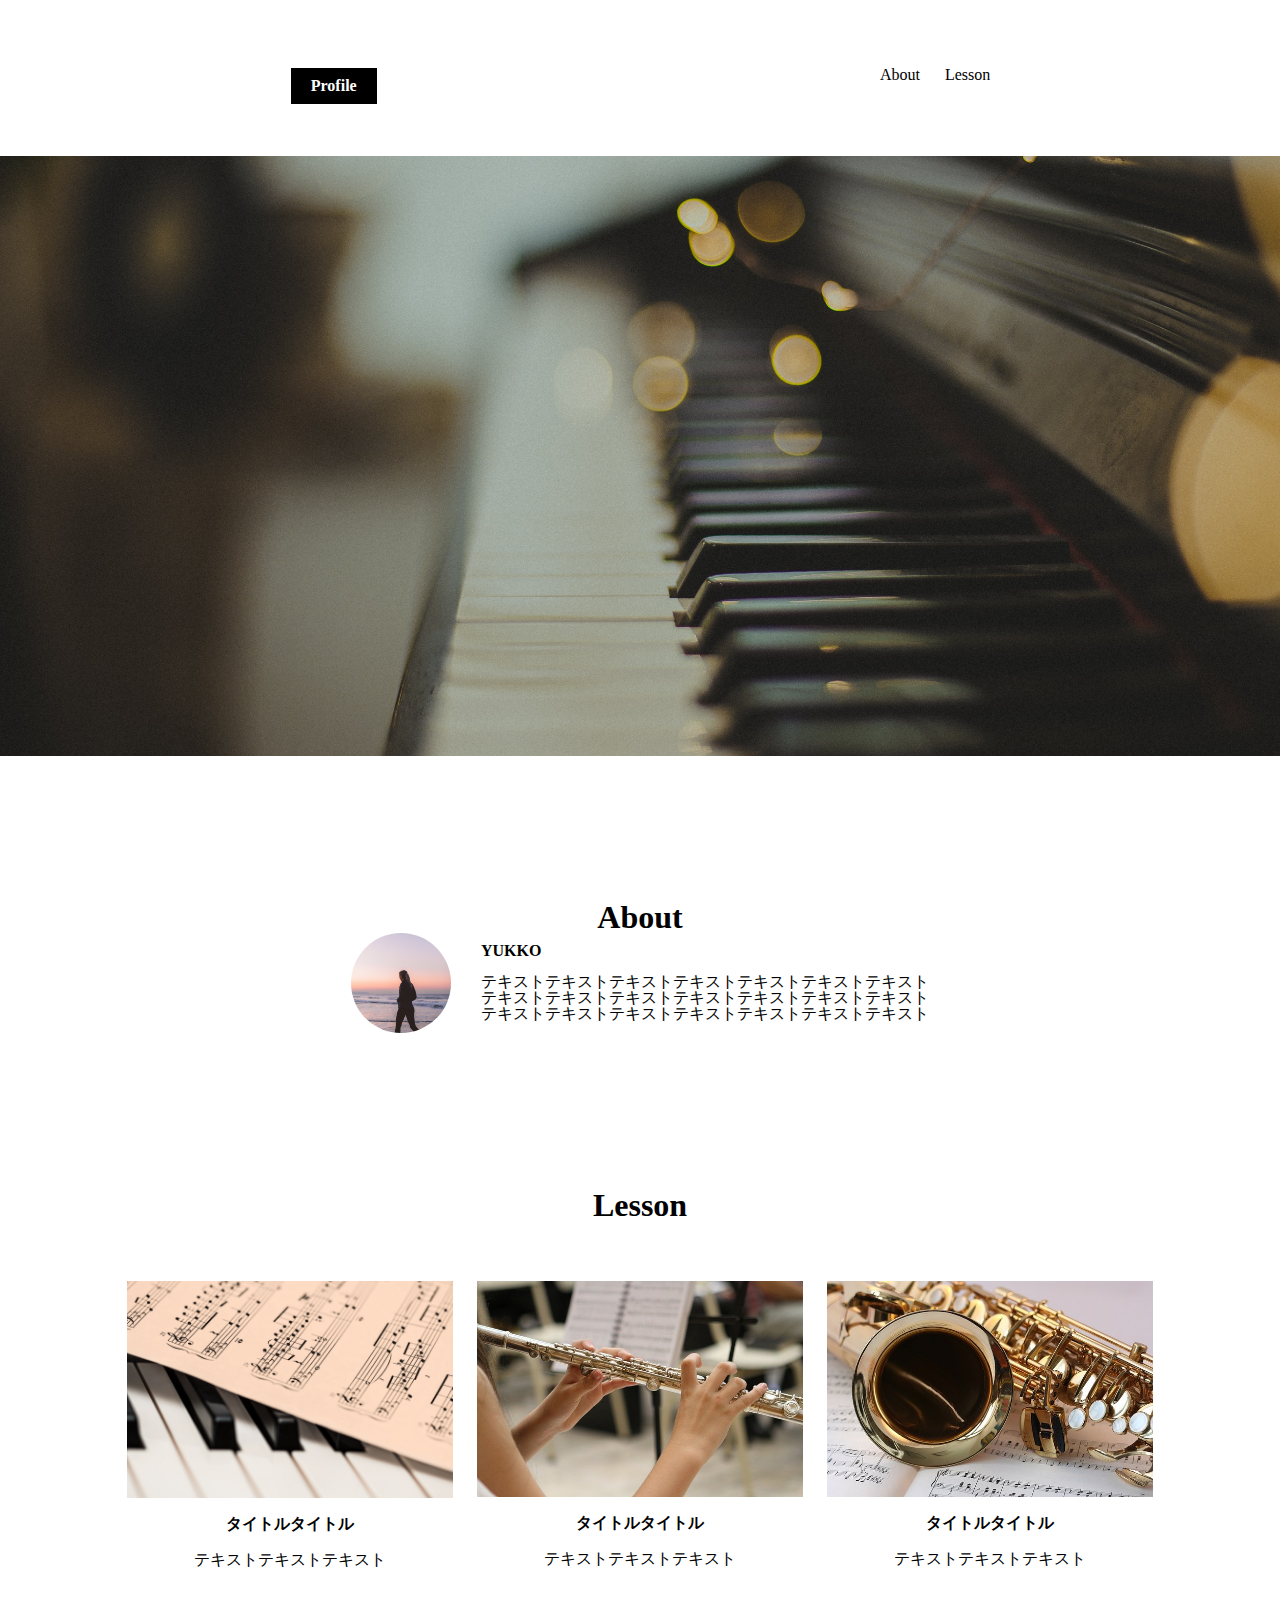
<file: profile site/index.html>
<!DOCTYPE html>
<html lang="ja">
<head>
  <meta charset="UTF-8">
  <meta http-equiv="X-UA-Compatible" content="IE=edge">
  <meta name="viewport" content="width=device-width, initial-scale=1.0">
　　<link rel="stylesheet" href="style.css">
      <link rel="stylesheet" href="responsive.css">
  <title>プロフィールサイト</title>
</head>
<body>
  <section class="wrapper">
  <header>
    <div class="profile">
      <p>Profile</p>
    </div>
    <div class="header-right">
     <a href="#about">About</a>
     <a href="#lesson">Lesson</a>
    </div>
  </header>

  <section class="top">
    <img src="img/ebuen-clemente-jr-H5Iw3Xz0vxM-unsplash.jpg">
  </section>

  <section id="about">
    <div class="heading"><h1>About</h1></div>
    <div class="about-wrapper">
     <img src="img/picography-walking-beside-cool-beach-waves.jpg">
     <div class="about-profile">
       <h2>YUKKO</h2>
       <p>テキストテキストテキストテキストテキストテキストテキスト<br>テキストテキストテキストテキストテキストテキストテキスト<br>テキストテキストテキストテキストテキストテキストテキスト</p>
     </div>
    </div>
  </section>

  <section id="lesson">
    <div class="heading"><h1>Lesson</h1></div>
    <div class="lesson-wrapper">
      <div class="lesson-img">
      <img src="img/pexels-pixabay-210764.jpg">
      <h2>タイトルタイトル</h2>
      <p>テキストテキストテキスト</p>
      </div>

      <div class="lesson-img">
        <img src="img/music-3090204_640.jpg">
        <h2>タイトルタイトル</h2>
        <p>テキストテキストテキスト</p>
        </div>
        <div class="lesson-img">
          <img src="img/saxophone-546303_640.jpg">
          <h2>タイトルタイトル</h2>
          <p>テキストテキストテキスト</p>
          </div>

    </div>
  </section>

</section>
</body>
</html>
</file>
<file: profile site/style.css>
html, body, div, span, object, iframe,
h1, h2, h3, h4, h5, h6, p, blockquote, pre,
abbr, address, cite, code,
del, dfn, em, img, ins, kbd, q, samp,
small, strong, sub, sup, var,
b, i,
dl, dt, dd, ol, ul, li,
fieldset, form, label, legend,
table, caption, tbody, tfoot, thead, tr, th, td,
article, aside, canvas, details, figcaption, figure,
footer, header, hgroup, menu, nav, section, summary,
time, mark, audio, video {
    margin:0;
    padding:0;
    border:0;
    outline:0;
    font-size:100%;
    vertical-align:baseline;
    background:transparent;
}

body {
    line-height:1;
}

article,aside,details,figcaption,figure,
footer,header,hgroup,menu,nav,section {
    display:block;
}

nav ul {
    list-style:none;
}

blockquote, q {
    quotes:none;
}

blockquote:before, blockquote:after,
q:before, q:after {
    content:'';
    content:none;
}

a {
    margin:0;
    padding:0;
    font-size:100%;
    vertical-align:baseline;
    background:transparent;
}

/* change colours to suit your needs */
ins {
    background-color:#ff9;
    color:#000;
    text-decoration:none;
}

/* change colours to suit your needs */
mark {
    background-color:#ff9;
    color:#000;
    font-style:italic;
    font-weight:bold;
}

del {
    text-decoration: line-through;
}

abbr[title], dfn[title] {
    border-bottom:1px dotted;
    cursor:help;
}

table {
    border-collapse:collapse;
    border-spacing:0;
}

/* change border colour to suit your needs */
hr {
    display:block;
    height:1px;
    border:0;  
    border-top:1px solid #cccccc;
    margin:1em 0;
    padding:0;
}

input, select {
    vertical-align:middle;
}
*,*::before,*::after{
  box-sizing: border-box;
}

header{
  display: flex;
  padding: 4%;
  justify-content: space-around;
}
.profile p{
  border: 1px solid white;
  color: white;
  background-color: black;
  padding: 10px 20px;
  font-weight: bold;
}
.header-right{
  display: flex;
}
.header-right a{
  padding-left: 25px;
  text-decoration: none;
  color: #000;
}
.header-right a:hover{
  text-decoration: underline;
}
.top img{
  width: 110%;
  height: 600px;
  object-fit: cover;
}
#about{
  padding: 4%;
  margin-top: 90px;
  margin-bottom: 105px;
}
.heading{
  text-align: center;
  font-size: 32px;
}
.about-wrapper{
  display: flex;
  justify-content: center;
  align-items: center;
}
#about img{
  width: 100px;
  height: 100px;
  object-fit: cover;
  margin-right: 30px;
  border-radius: 50%;
}
.about-profile h2{
  margin-bottom: 15px;
}
.lesson{
  padding: 4%;
}
.lesson-wrapper{
  display: flex;
  justify-content: space-around;
  margin: 0 9%;
}
.lesson-img{
  width: 31%;
  margin-top: 60px;
  text-align: center;
  margin-bottom: 140px;
}
.lesson-img img{
  width: 100%;
}
.lesson-img h2{
  margin-top: 15px;
  margin-bottom: 20px;
}
</file>
<file: profile site/responsive.css>
@media(max-width:600px){
  .wrapper{
   overflow: hidden;
  }
  .profile p{
    padding: 5px 10px;
    margin-top: -5px;
    margin-bottom: 30px;
  }
  .top img{
    height: 400px;
  }
  .about-wrapper{
    display: block;
    text-align: center;
    margin-top: 64px;
  }
  .about-wrapper img{
    margin-left: 30px;
  }
  .about-profile{
   text-align: left;
  }
  .lesson-wrapper{
    display: flex;
    flex-direction: column;
  }
  .lesson-img{
    width: 100%;
    margin-bottom: 35px;
  }
}
</file>
